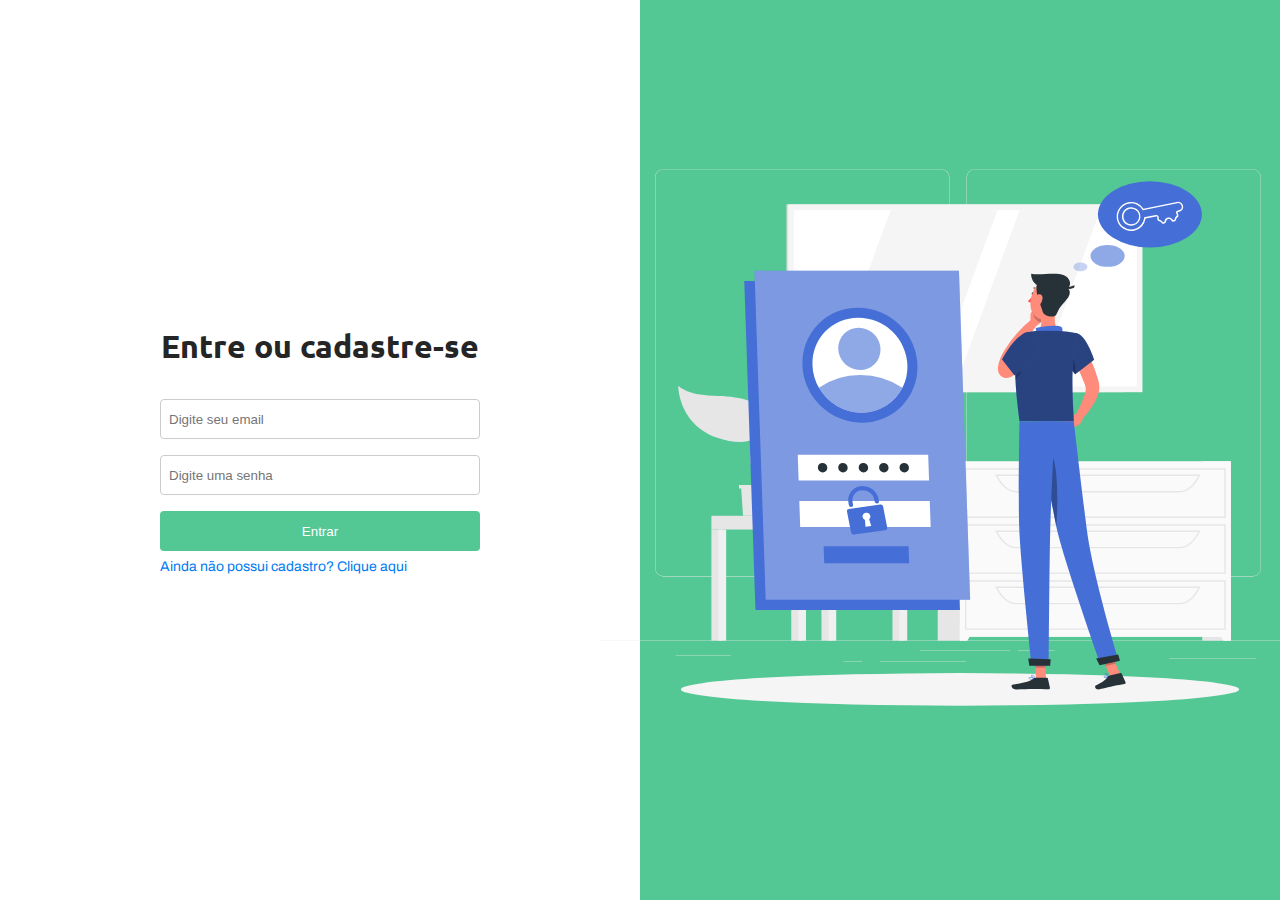
<file: index.html>
<!DOCTYPE html>
<html lang="pt-br">
<head>
    <meta charset="UTF-8">
    <meta name="viewport" content="width=device-width, initial-scale=1.0">
    <link rel="stylesheet" type="text/css" href="./css/global.css">
    <link rel="stylesheet" type="text/css" href="./css/login.css">
    <title>Login | Demo</title>
</head>
<body>
    <main>
        <section class="painel-login">

            <div class="card">
                <h1>Entre ou cadastre-se</h1>

                <form>
                    <input type="email" id="email" placeholder="Digite seu email">
                    <input type="password" id="password" placeholder="Digite uma senha">
                    <button id="submit" type="submit">Entrar</button>
                    <a href="cadastro.html">Ainda não possui cadastro? Clique aqui</a>
                </form>    
            </div>
            

        </section>

        <section class="painel-img">
            <img src="./images/login.svg" alt="Login">
        </section>
    </main> 
</body>
</html>
</file>
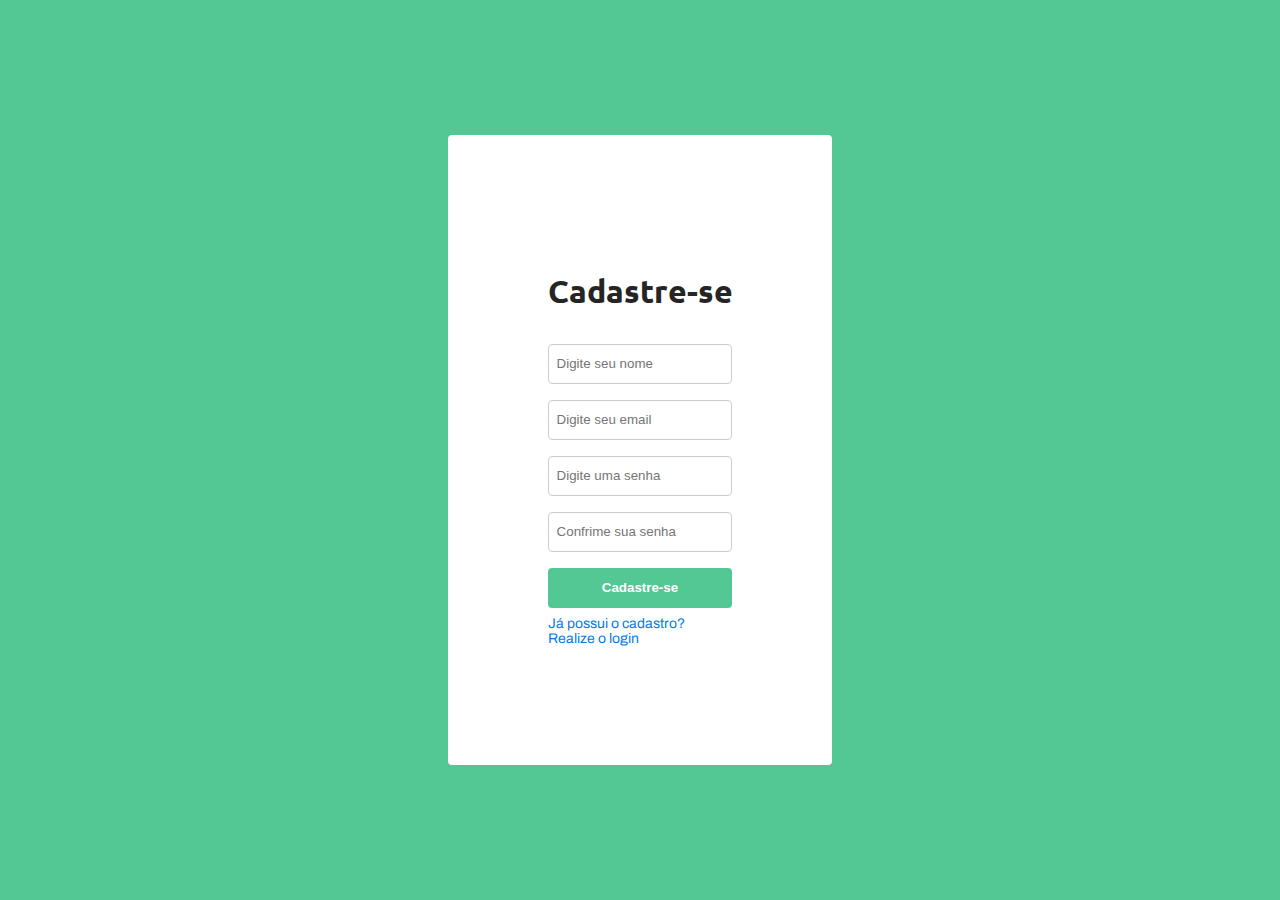
<file: cadastro.html>
<!DOCTYPE html>
<html lang="pt-br">
<head>
    <meta charset="UTF-8">
    <meta name="viewport" content="width=device-width, initial-scale=1.0">
    <link rel="stylesheet" type="text/css" href="./css/global.css">
    <link rel="stylesheet" type="text/css" href="./css/cadastro.css">
    <title>Cadastre-se | Demo</title>
</head>
<body>
    <main>
        <div class="card">
            <form>
                <h1>Cadastre-se</h1>
                <input type="text" id="name" placeholder="Digite seu nome">
                <input type="email" id="email" placeholder="Digite seu email">
                <input type="password" id="password" placeholder="Digite uma senha">
                <input type="password" id="password" placeholder="Confrime sua senha">
                <button id="submit" type="submit">Cadastre-se</button>
                <a href="index.html">Já possui o cadastro? Realize o login</a>
            </form>
        </div>
</main>
</body>
</html>
</file>
<file: css/global.css>
@import url('https://fonts.googleapis.com/css2?family=Archivo:wght@400;500;600&family=Ubuntu:wght@500;700&display=swap');

/*:root{
    font-size: 62,5%;
}*/

* {
    margin: 0;
    padding: 0;
    box-sizing: border-box;
}

a {
    text-decoration: none;
    color: #007bef;
}

body {
    font-family: 'Archivo', sans-serif;
}

h1, h2, h3, h4, h5, h6 {
    font-family: 'Ubuntu', sans-serif;
}

h1 {
    font-size: 2rem;
}
</file>
<file: css/login.css>
main {
    display: flex;
    width: 100vw;
    height: 100vh;
}

.painel-login {
    display: flex;
    justify-content: center;
    align-items: center;
    width: 50%;
    height: 100%;
    background-color: #ffffff;
}

.card {
    width: 50%;
}

.card h1 {
    text-align: center;
    margin-bottom: 32px;
    color: #252525;
}

.card input {
    border: 1px solid #ccc;
    padding-left: 8px;
}

.card input, button{
    display: block;
    width: 100%;
    height: 40px;
    margin-top: 16px;
    border-radius: 4px;
}

.card button {
    background-color: #53c794;
    color: #ffffff;
    border: 0;
}

.card a {
    display: block;
    margin-top: 8px;
    font-size: 14px ;
}

.painel-img {
    display: flex;
    align-items: center;
    justify-content: center;
    width: 50%;
    height: 100%;
    background-color: #53c794;
}

.painel-img img {
    height: 80%;
}
</file>
<file: css/cadastro.css>
main {
    display: flex;
    width: 100vw;
    height: 100vh;
    justify-content: center;
    align-items: center;
    background-color:  #53c794;
}

.card {
    display: flex;
    width: 30%;
    height: 70%;
    background: white;
    border-radius: 4px;
    justify-content: center;
    align-items: center;
}

.card h1 {
    text-align: center;
    margin-top: 16px;
    margin-bottom: 32px;
    color: #252525;
}

.card input {
    border: 1px solid #ccc;
    padding-left: 8px;
}

.card input, button {
    display: block;
    width: 80%;
    height: 40px;
    border-radius: 4px;
    margin: 16px auto 0px;
}

.card button {
    background-color: #53c794;
    color: #ffffff;
    border: 0;
    margin-top: 16px;
    font-weight: bold;
}

.card a {
    display: block;
    width: 80%;
    margin: 8px auto 0px;
    font-size: 14px;
}
</file>
